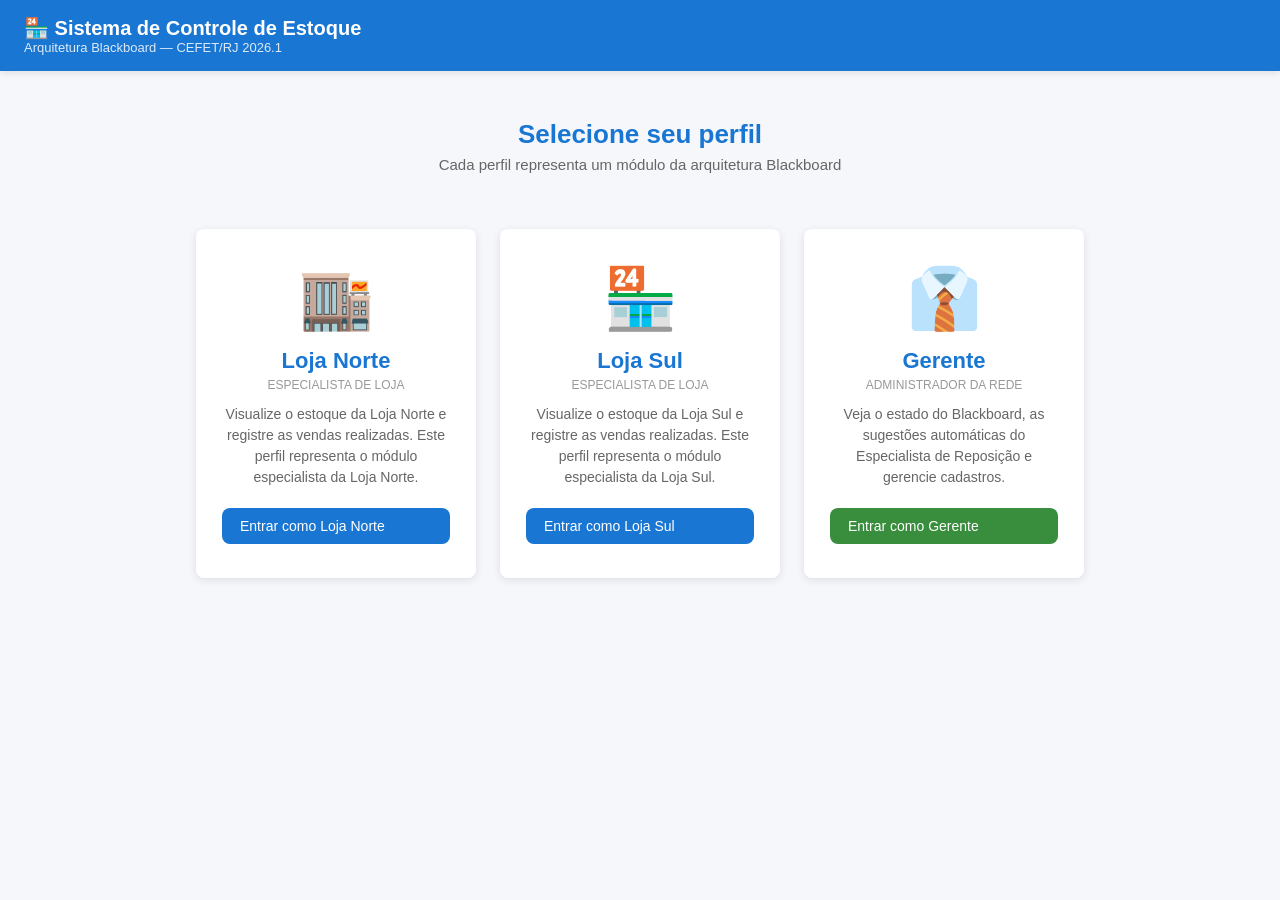
<file: src/main/resources/static/index.html>
<!DOCTYPE html>
<html lang="pt-BR">
<head>
    <meta charset="UTF-8">
    <meta name="viewport" content="width=device-width, initial-scale=1.0">
    <title>Sistema de Estoque — Blackboard</title>
    <link rel="stylesheet" href="css/style.css">
</head>
<body>

    <!-- Cabeçalho -->
    <div class="header">
        <div>
            <h1>🏪 Sistema de Controle de Estoque</h1>
            <p>Arquitetura Blackboard — CEFET/RJ 2026.1</p>
        </div>
    </div>

    <!-- Título da tela -->
    <div class="pagina-selecao">
        <h2>Selecione seu perfil</h2>
        <p>Cada perfil representa um módulo da arquitetura Blackboard</p>
    </div>

    <!-- Os três cards de acesso -->
    <div class="container">
        <div class="perfis-container">

            <!-- Operador: Loja Norte -->
            <div class="perfil-card" onclick="entrarLoja(1, 'Loja Norte')">
                <div class="icone">🏬</div>
                <h3>Loja Norte</h3>
                <p class="subtitulo">Especialista de Loja</p>
                <p class="descricao">
                    Visualize o estoque da Loja Norte e registre as vendas realizadas.
                    Este perfil representa o módulo especialista da Loja Norte.
                </p>
                <button class="btn azul" style="width:100%">Entrar como Loja Norte</button>
            </div>

            <!-- Operador: Loja Sul -->
            <div class="perfil-card" onclick="entrarLoja(2, 'Loja Sul')">
                <div class="icone">🏪</div>
                <h3>Loja Sul</h3>
                <p class="subtitulo">Especialista de Loja</p>
                <p class="descricao">
                    Visualize o estoque da Loja Sul e registre as vendas realizadas.
                    Este perfil representa o módulo especialista da Loja Sul.
                </p>
                <button class="btn azul" style="width:100%">Entrar como Loja Sul</button>
            </div>

            <!-- Gerente -->
            <div class="perfil-card" onclick="entrarGerente()">
                <div class="icone">👔</div>
                <h3>Gerente</h3>
                <p class="subtitulo">Administrador da Rede</p>
                <p class="descricao">
                    Veja o estado do Blackboard, as sugestões automáticas do 
                    Especialista de Reposição e gerencie cadastros.
                </p>
                <button class="btn verde" style="width:100%">Entrar como Gerente</button>
            </div>

        </div>
    </div>

    <script>
        // Vai para a página da loja passando o ID e nome na URL
        function entrarLoja(id, nome) {
            window.location.href = `loja.html?id=${id}&nome=${encodeURIComponent(nome)}`;
        }

        // Vai para a página do gerente
        function entrarGerente() {
            window.location.href = 'gerente.html';
        }
    </script>
</body>
</html>
</file>
<file: src/main/resources/static/css/style.css>
/* ─── VARIÁVEIS DE COR ─── */
:root {
    --azul: #1976d2;
    --verde: #388e3c;
    --laranja: #f57c00;
    --vermelho: #d32f2f;
    --fundo: #f5f7fa;
    --branco: #ffffff;
    --texto: #2c3e50;
    --borda: #e0e0e0;
    --sombra: 0 2px 8px rgba(0,0,0,0.1);
    --raio: 8px;
}

/* ─── RESET BÁSICO ─── */
* { margin: 0; padding: 0; box-sizing: border-box; }

body {
    font-family: 'Segoe UI', Arial, sans-serif;
    background: var(--fundo);
    color: var(--texto);
    min-height: 100vh;
}

/* ─── CABEÇALHO ─── */
.header {
    background: var(--azul);
    color: white;
    padding: 16px 24px;
    display: flex;
    align-items: center;
    justify-content: space-between;
    box-shadow: var(--sombra);
}
.header h1 { font-size: 20px; }
.header p { font-size: 13px; opacity: 0.85; }

.btn-voltar {
    background: rgba(255,255,255,0.2);
    color: white;
    border: 1px solid rgba(255,255,255,0.4);
    padding: 8px 16px;
    border-radius: var(--raio);
    cursor: pointer;
    font-size: 14px;
    text-decoration: none;
}
.btn-voltar:hover { background: rgba(255,255,255,0.3); }

/* ─── CONTEÚDO PRINCIPAL ─── */
.container {
    max-width: 1100px;
    margin: 24px auto;
    padding: 0 16px;
}

/* ─── CARDS ─── */
.card {
    background: var(--branco);
    border-radius: var(--raio);
    box-shadow: var(--sombra);
    padding: 24px;
    margin-bottom: 20px;
}
.card h2 {
    font-size: 17px;
    font-weight: 600;
    color: var(--azul);
    border-bottom: 2px solid var(--azul);
    padding-bottom: 8px;
    margin-bottom: 16px;
}

/* ─── TELA DE SELEÇÃO DE PERFIL ─── */
.pagina-selecao {
    text-align: center;
    padding: 48px 24px 24px;
}
.pagina-selecao h2 { font-size: 26px; color: var(--azul); margin-bottom: 6px; }
.pagina-selecao p { color: #666; font-size: 15px; }

.perfis-container {
    display: flex;
    gap: 24px;
    justify-content: center;
    flex-wrap: wrap;
    margin-top: 32px;
}

.perfil-card {
    background: var(--branco);
    border-radius: var(--raio);
    box-shadow: var(--sombra);
    padding: 32px 24px;
    text-align: center;
    width: 280px;
    cursor: pointer;
    transition: transform 0.2s, box-shadow 0.2s;
    border: 2px solid transparent;
}
.perfil-card:hover {
    transform: translateY(-5px);
    box-shadow: 0 8px 24px rgba(0,0,0,0.15);
    border-color: var(--azul);
}
.perfil-card .icone { font-size: 60px; margin-bottom: 14px; }
.perfil-card h3 { font-size: 22px; color: var(--azul); margin-bottom: 4px; }
.perfil-card .subtitulo { font-size: 12px; color: #999; text-transform: uppercase; margin-bottom: 12px; }
.perfil-card .descricao { font-size: 14px; color: #666; margin-bottom: 20px; line-height: 1.5; }

/* ─── ABAS (TABS) ─── */
.tabs {
    display: flex;
    gap: 4px;
    margin-bottom: 24px;
    background: var(--branco);
    border-radius: var(--raio);
    padding: 4px;
    box-shadow: var(--sombra);
}
.tab-btn {
    flex: 1;
    padding: 12px 8px;
    border: none;
    background: transparent;
    cursor: pointer;
    border-radius: 6px;
    font-size: 14px;
    font-weight: 500;
    color: #666;
    transition: all 0.2s;
}
.tab-btn:hover { background: #f0f4ff; color: var(--azul); }
.tab-btn.ativo { background: var(--azul); color: white; }

.tab-content { display: none; }
.tab-content.ativo { display: block; }

/* ─── TABELAS ─── */
table { width: 100%; border-collapse: collapse; font-size: 14px; }
th {
    background: #f8f9fa;
    padding: 12px;
    text-align: left;
    font-weight: 600;
    border-bottom: 2px solid var(--borda);
    color: #555;
    font-size: 12px;
    text-transform: uppercase;
}
td { padding: 11px 12px; border-bottom: 1px solid var(--borda); vertical-align: middle; }
tr:last-child td { border-bottom: none; }

/* Cores das linhas por status de estoque */
tr.adequado td { background: #f1f8e9; }
tr.adequado:hover td { background: #dcedc8; }
tr.reposicao td { background: #fff8e1; }
tr.reposicao:hover td { background: #ffecb3; }
tr.critico td { background: #ffebee; }
tr.critico:hover td { background: #ffcdd2; }

/* ─── BADGES (ETIQUETAS) ─── */
.badge {
    display: inline-block;
    padding: 3px 10px;
    border-radius: 12px;
    font-size: 12px;
    font-weight: 600;
    min-width: 85px;       
    text-align: center;   
}

.badge.adequado { background: #c8e6c9; color: #1b5e20; }
.badge.reposicao { background: #ffe0b2; color: #e65100; }
.badge.critico { background: #ffcdd2; color: #b71c1c; }

/* Badge contador de notificações na aba */
.badge-num {
    background: #dc3545;
    color: white;
    border-radius: 50%;
    width: 18px;
    height: 18px;
    font-size: 11px;
    display: inline-flex;
    align-items: center;
    justify-content: center;
    margin-left: 4px;
    font-weight: 700;
    vertical-align: middle;
}

/* ─── BOTÕES ─── */
.btn {
    padding: 10px 18px;
    border: none;
    border-radius: var(--raio);
    cursor: pointer;
    font-size: 14px;
    font-weight: 500;
    transition: opacity 0.2s, transform 0.1s;
    display: inline-flex;
    align-items: center;
    gap: 6px;
}
.btn:hover { opacity: 0.88; transform: translateY(-1px); }
.btn.azul { background: var(--azul); color: white; }
.btn.verde { background: var(--verde); color: white; }
.btn.laranja { background: var(--laranja); color: white; }
.btn.vermelho { background: var(--vermelho); color: white; }
.btn.cinza { background: #e0e0e0; color: #333; }
.btn.sm { padding: 6px 12px; font-size: 13px; }

/* ─── FORMULÁRIOS ─── */
.form-group { margin-bottom: 16px; }
.form-group label { display: block; margin-bottom: 6px; font-size: 14px; font-weight: 500; color: #555; }
.form-group input, .form-group select {
    width: 100%;
    padding: 10px 12px;
    border: 1px solid var(--borda);
    border-radius: var(--raio);
    font-size: 14px;
    background: white;
    transition: border-color 0.2s;
}
.form-group input:focus, .form-group select:focus {
    outline: none;
    border-color: var(--azul);
    box-shadow: 0 0 0 3px rgba(25,118,210,0.12);
}
.form-row { display: flex; gap: 16px; }
.form-row .form-group { flex: 1; }

/* ─── ALERTAS / MENSAGENS ─── */
.alerta {
    padding: 12px 16px;
    border-radius: var(--raio);
    margin-bottom: 16px;
    font-size: 14px;
}
.alerta.sucesso { background: #d4edda; color: #155724; border: 1px solid #c3e6cb; }
.alerta.erro { background: #f8d7da; color: #721c24; border: 1px solid #f5c6cb; }
.alerta.info { background: #d1ecf1; color: #0c5460; border: 1px solid #bee5eb; }

/* ─── CARDS DE SUGESTÃO ─── */
.sugestao-card {
    background: var(--branco);
    border-radius: var(--raio);
    box-shadow: var(--sombra);
    padding: 20px;
    margin-bottom: 16px;
    border-left: 4px solid var(--laranja);
}
.sugestao-card.compra { border-left-color: var(--azul); }
.sugestao-titulo { font-size: 16px; font-weight: 600; margin-bottom: 4px; }
.sugestao-detalhe { font-size: 13px; color: #666; margin-bottom: 12px; }
.sugestao-justificativa {
    font-size: 13px; color: #555;
    background: #f8f9fa;
    padding: 10px 12px;
    border-radius: 6px;
    line-height: 1.6;
    margin-bottom: 14px;
}
.sugestao-acoes { display: flex; gap: 8px; flex-wrap: wrap; }

/* ─── DASHBOARD: cards das lojas lado a lado ─── */
.dashboard-lojas { display: flex; gap: 16px; flex-wrap: wrap; }
.loja-card {
    flex: 1;
    min-width: 300px;
    background: var(--branco);
    border-radius: var(--raio);
    box-shadow: var(--sombra);
    overflow: hidden;
}
.loja-card .loja-header {
    background: var(--azul);
    color: white;
    padding: 12px 16px;
    font-size: 15px;
    font-weight: 600;
}

/* ─── UTILITÁRIOS ─── */
.loading { text-align: center; padding: 32px; color: #888; font-size: 14px; }
.refresh-info { font-size: 12px; color: #999; }
.topo-secao {
    display: flex;
    justify-content: space-between;
    align-items: center;
    margin-bottom: 16px;
}
.titulo-secao { font-size: 17px; font-weight: 600; color: var(--azul); }

/* ─── RESPONSIVO ─── */
@media (max-width: 768px) {
    .perfis-container, .dashboard-lojas { flex-direction: column; align-items: center; }
    .form-row { flex-direction: column; }
}

/* ─── MODAL (Compra Avulsa) ─── */
.modal-overlay {
    display: none;
    position: fixed;
    top: 0; left: 0;
    width: 100%; height: 100%;
    background: rgba(0,0,0,0.55);
    z-index: 1000;
    align-items: center;
    justify-content: center;
}
.modal-overlay.aberto {
    display: flex;
}
.modal {
    background: var(--branco);
    border-radius: var(--raio);
    padding: 28px;
    max-width: 520px;
    width: 90%;
    box-shadow: 0 8px 32px rgba(0,0,0,0.25);
}
.modal h3 {
    font-size: 18px;
    color: var(--azul);
    margin-bottom: 20px;
    padding-bottom: 10px;
    border-bottom: 2px solid var(--azul);
}
.modal-acoes {
    display: flex;
    gap: 8px;
    justify-content: flex-end;
    margin-top: 20px;
}
.resultado-compra {
    background: #d4edda;
    border: 1px solid #c3e6cb;
    border-radius: var(--raio);
    padding: 16px;
    margin-top: 16px;
    color: #155724;
}
.resultado-compra h4 {
    font-size: 15px;
    margin-bottom: 10px;
}
.resultado-compra .linha {
    display: flex;
    justify-content: space-between;
    font-size: 14px;
    padding: 4px 0;
    border-bottom: 1px solid rgba(0,0,0,0.05);
}
.resultado-compra .total {
    font-size: 16px;
    font-weight: 700;
    margin-top: 8px;
    color: #155724;
}

/* ─── TABELA DE HISTÓRICO ─── */
.tabela-historico { overflow-x: auto; }
.tipo-compra-badge {
    background: #d1ecf1;
    color: #0c5460;
    padding: 3px 8px;
    border-radius: 10px;
    font-size: 12px;
    font-weight: 600;
}
.tipo-transf-badge {
    background: #fff3cd;
    color: #856404;
    padding: 3px 8px;
    border-radius: 10px;
    font-size: 12px;
    font-weight: 600;
}
</file>
